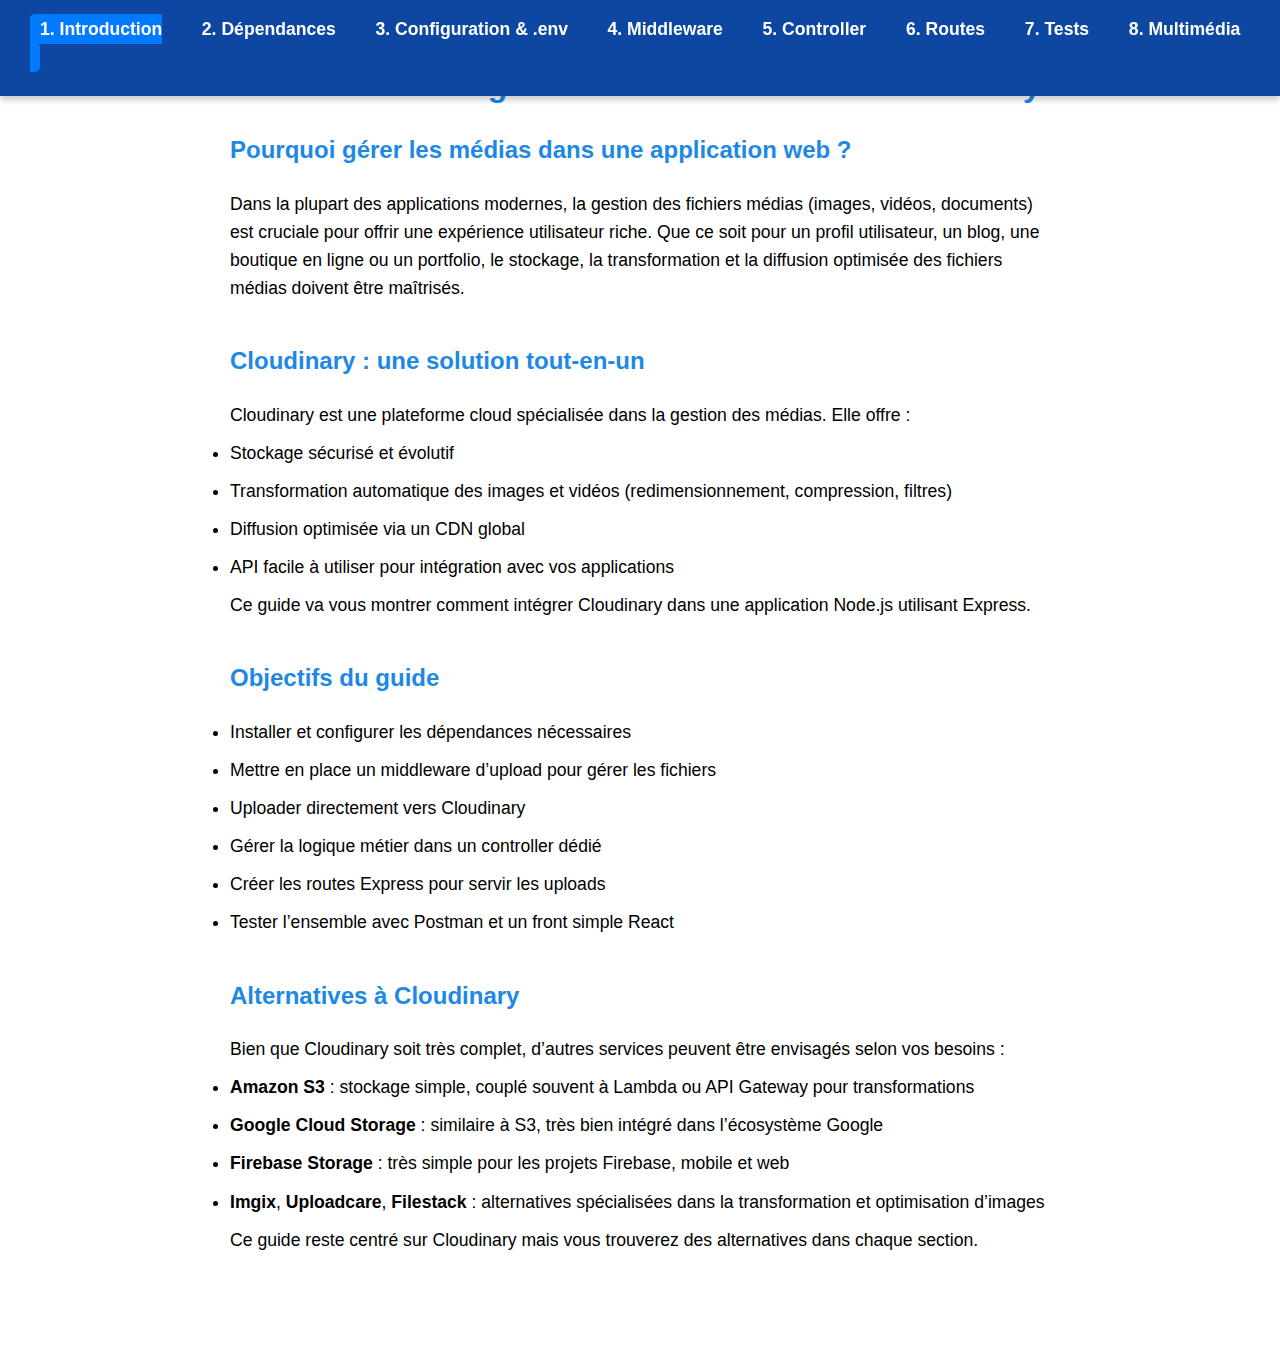
<file: index.html>
<!DOCTYPE html>
<html lang="fr">
<head>
  <meta charset="UTF-8" />
  <title>1. Introduction - Gestion des médias avec Cloudinary</title>
  <link rel="stylesheet" href="style.css" />
 
</head>
<body>
  <nav class="navbar">
    <ul>
      <li><a href="index.html" class="active">1. Introduction</a></li>
      <li><a href="02-dependances.html">2. Dépendances</a></li>
      <li><a href="03-config-env.html">3. Configuration & .env</a></li>
      <li><a href="04-middleware.html">4. Middleware</a></li>
      <li><a href="05-controller.html">5. Controller</a></li>
      <li><a href="06-routes.html">6. Routes</a></li>
      <li><a href="07-tests.html">7. Tests</a></li>
      <li><a href="08-multimedia.html">8. Multimédia</a></li>
    </ul>
  </nav>

  <main>
    <h1>Introduction à la gestion des médias avec Cloudinary</h1>

    <section>
      <h2>Pourquoi gérer les médias dans une application web ?</h2>
      <p>
        Dans la plupart des applications modernes, la gestion des fichiers médias (images, vidéos, documents) est cruciale pour offrir une expérience utilisateur riche. Que ce soit pour un profil utilisateur, un blog, une boutique en ligne ou un portfolio, le stockage, la transformation et la diffusion optimisée des fichiers médias doivent être maîtrisés.
      </p>
    </section>

    <section>
      <h2>Cloudinary : une solution tout-en-un</h2>
      <p>
        Cloudinary est une plateforme cloud spécialisée dans la gestion des médias. Elle offre :
      </p>
      <ul>
        <li>Stockage sécurisé et évolutif</li>
        <li>Transformation automatique des images et vidéos (redimensionnement, compression, filtres)</li>
        <li>Diffusion optimisée via un CDN global</li>
        <li>API facile à utiliser pour intégration avec vos applications</li>
      </ul>
      <p>
        Ce guide va vous montrer comment intégrer Cloudinary dans une application Node.js utilisant Express.
      </p>
    </section>

    <section>
      <h2>Objectifs du guide</h2>
      <ul>
        <li>Installer et configurer les dépendances nécessaires</li>
        <li>Mettre en place un middleware d’upload pour gérer les fichiers</li>
        <li>Uploader directement vers Cloudinary</li>
        <li>Gérer la logique métier dans un controller dédié</li>
        <li>Créer les routes Express pour servir les uploads</li>
        <li>Tester l’ensemble avec Postman et un front simple React</li>
      </ul>
    </section>

    <section>
      <h2>Alternatives à Cloudinary</h2>
      <p>
        Bien que Cloudinary soit très complet, d’autres services peuvent être envisagés selon vos besoins :
      </p>
      <ul>
        <li><strong>Amazon S3</strong> : stockage simple, couplé souvent à Lambda ou API Gateway pour transformations</li>
        <li><strong>Google Cloud Storage</strong> : similaire à S3, très bien intégré dans l’écosystème Google</li>
        <li><strong>Firebase Storage</strong> : très simple pour les projets Firebase, mobile et web</li>
        <li><strong>Imgix</strong>, <strong>Uploadcare</strong>, <strong>Filestack</strong> : alternatives spécialisées dans la transformation et optimisation d’images</li>
      </ul>
      <p>
        Ce guide reste centré sur Cloudinary mais vous trouverez des alternatives dans chaque section.
      </p>
    </section>
  </main>
</body>
</html>
</file>
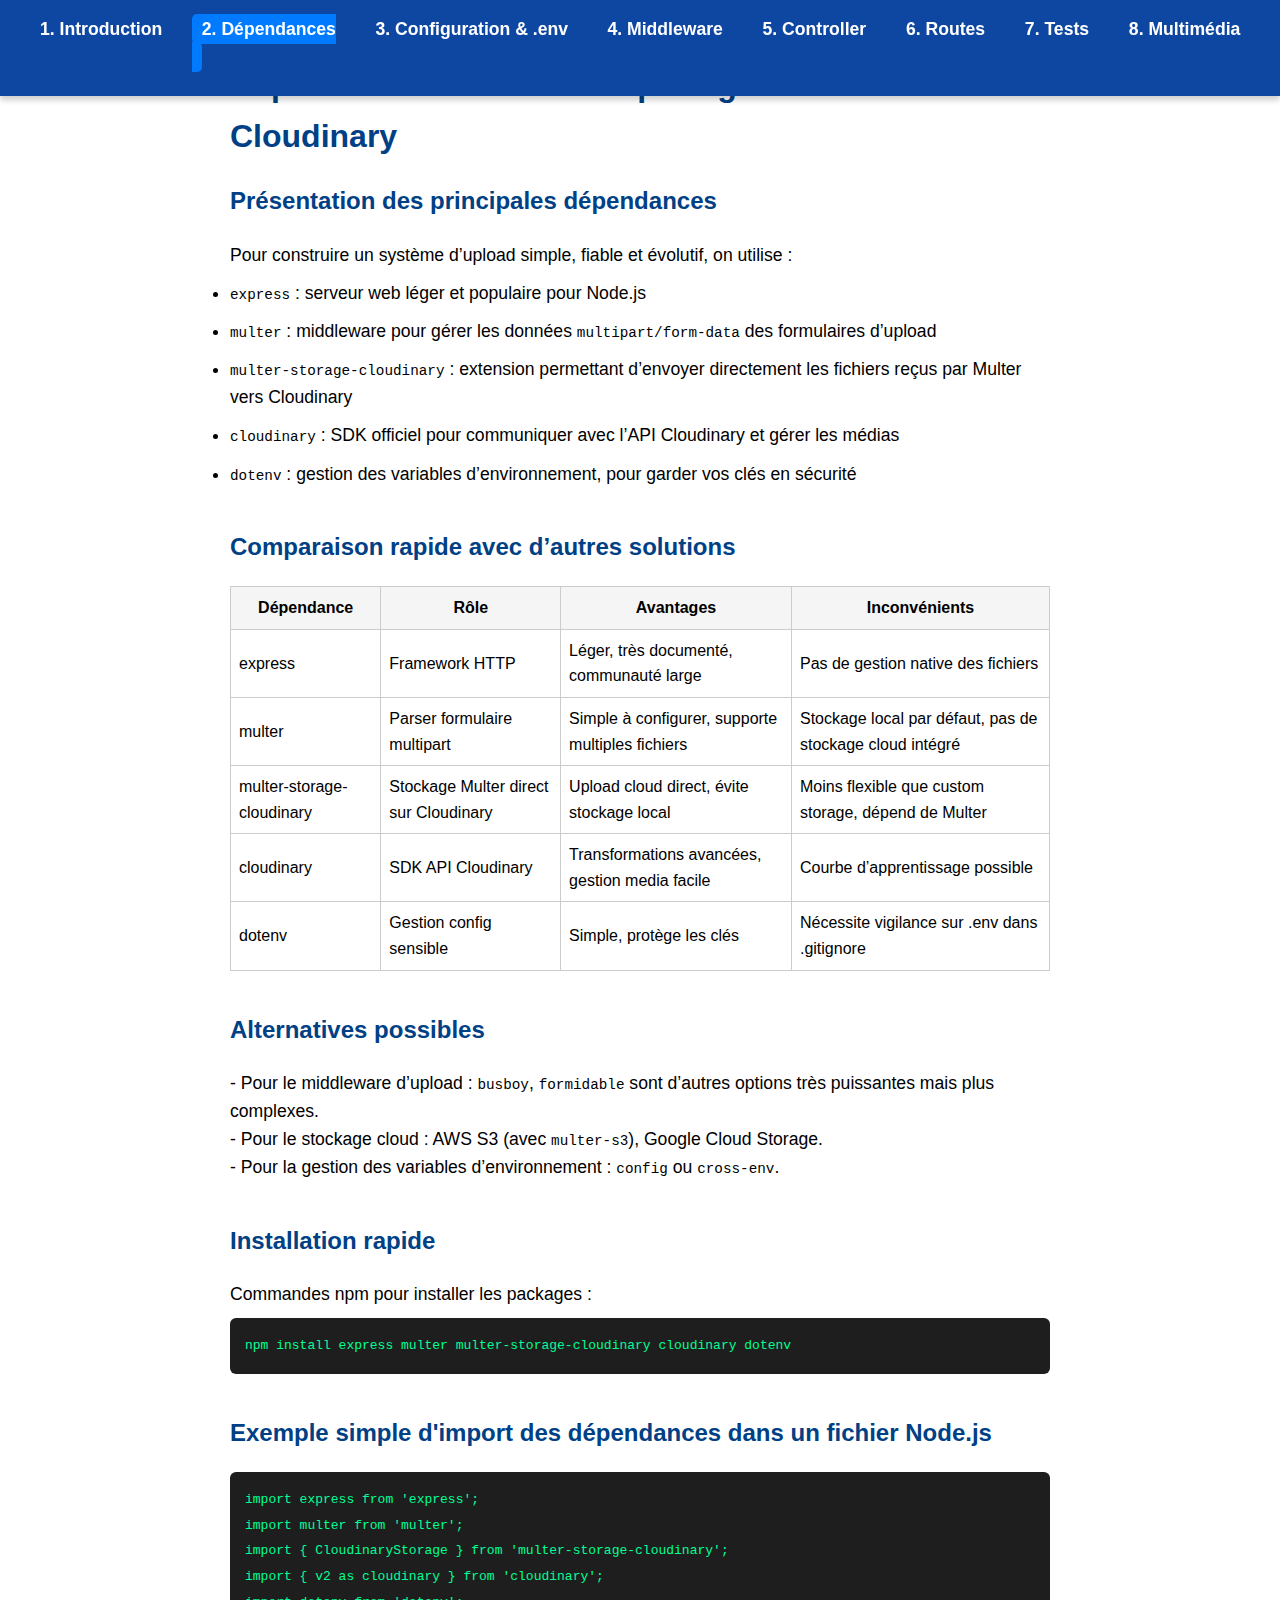
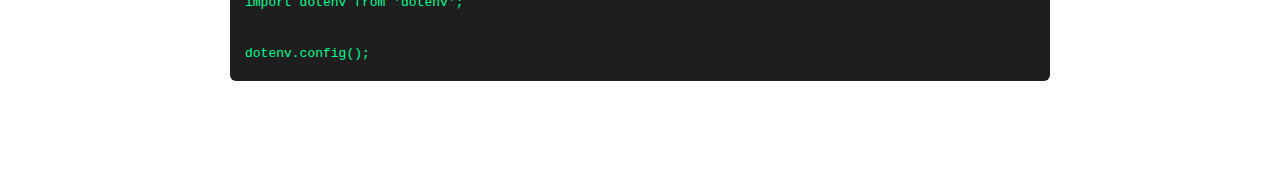
<file: 02-dependances.html>
<!DOCTYPE html>
<html lang="fr">
<head>
  <meta charset="UTF-8" />
  <title>2. Dépendances - Gestion des médias avec Cloudinary</title>
  <link rel="stylesheet" href="style.css" />
  <style>
    body { font-family: Arial, sans-serif; max-width: 900px; margin: auto; padding: 20px; line-height: 1.6; }
    nav ul { list-style: none; padding: 0; display: flex; gap: 10px; }
    nav ul li { display: inline; }
    nav ul li a { text-decoration: none; color: #333; padding: 5px 10px; border-radius: 5px; }
    nav ul li a.active, nav ul li a:hover { background-color: #007BFF; color: white; }
    h1, h2 { color: #004085; }
    section { margin-bottom: 40px; }
    table { width: 100%; border-collapse: collapse; margin-top: 20px; }
    th, td { border: 1px solid #ccc; padding: 8px; }
    th { background-color: #f5f5f5; }
  </style>
</head>
<body>
  <nav class="navbar">
    <ul>
      <li><a href="01-introduction.html">1. Introduction</a></li>
      <li><a href="02-dependances.html" class="active">2. Dépendances</a></li>
      <li><a href="03-config-env.html">3. Configuration & .env</a></li>
      <li><a href="04-middleware.html">4. Middleware</a></li>
      <li><a href="05-controller.html">5. Controller</a></li>
      <li><a href="06-routes.html">6. Routes</a></li>
      <li><a href="07-tests.html">7. Tests</a></li>
      <li><a href="08-multimedia.html">8. Multimédia</a></li>
    </ul>
  </nav>

  <main>
    <h1>Dépendances essentielles pour gérer les médias avec Cloudinary</h1>

    <section>
      <h2>Présentation des principales dépendances</h2>
      <p>Pour construire un système d’upload simple, fiable et évolutif, on utilise :</p>
      <ul>
        <li><code>express</code> : serveur web léger et populaire pour Node.js</li>
        <li><code>multer</code> : middleware pour gérer les données <code>multipart/form-data</code> des formulaires d’upload</li>
        <li><code>multer-storage-cloudinary</code> : extension permettant d’envoyer directement les fichiers reçus par Multer vers Cloudinary</li>
        <li><code>cloudinary</code> : SDK officiel pour communiquer avec l’API Cloudinary et gérer les médias</li>
        <li><code>dotenv</code> : gestion des variables d’environnement, pour garder vos clés en sécurité</li>
      </ul>
    </section>

    <section>
      <h2>Comparaison rapide avec d’autres solutions</h2>
      <table>
        <thead>
          <tr>
            <th>Dépendance</th>
            <th>Rôle</th>
            <th>Avantages</th>
            <th>Inconvénients</th>
          </tr>
        </thead>
        <tbody>
          <tr>
            <td>express</td>
            <td>Framework HTTP</td>
            <td>Léger, très documenté, communauté large</td>
            <td>Pas de gestion native des fichiers</td>
          </tr>
          <tr>
            <td>multer</td>
            <td>Parser formulaire multipart</td>
            <td>Simple à configurer, supporte multiples fichiers</td>
            <td>Stockage local par défaut, pas de stockage cloud intégré</td>
          </tr>
          <tr>
            <td>multer-storage-cloudinary</td>
            <td>Stockage Multer direct sur Cloudinary</td>
            <td>Upload cloud direct, évite stockage local</td>
            <td>Moins flexible que custom storage, dépend de Multer</td>
          </tr>
          <tr>
            <td>cloudinary</td>
            <td>SDK API Cloudinary</td>
            <td>Transformations avancées, gestion media facile</td>
            <td>Courbe d’apprentissage possible</td>
          </tr>
          <tr>
            <td>dotenv</td>
            <td>Gestion config sensible</td>
            <td>Simple, protège les clés</td>
            <td>Nécessite vigilance sur .env dans .gitignore</td>
          </tr>
        </tbody>
      </table>
    </section>

    <section>
      <h2>Alternatives possibles</h2>
      <p>
        - Pour le middleware d’upload : <code>busboy</code>, <code>formidable</code> sont d’autres options très puissantes mais plus complexes.<br />
        - Pour le stockage cloud : AWS S3 (avec <code>multer-s3</code>), Google Cloud Storage.<br />
        - Pour la gestion des variables d’environnement : <code>config</code> ou <code>cross-env</code>.
      </p>
    </section>

    <section>
      <h2>Installation rapide</h2>
      <p>Commandes npm pour installer les packages :</p>
      <pre><code>npm install express multer multer-storage-cloudinary cloudinary dotenv</code></pre>
    </section>

    <section>
      <h2>Exemple simple d'import des dépendances dans un fichier Node.js</h2>
      <pre><code>import express from 'express';
import multer from 'multer';
import { CloudinaryStorage } from 'multer-storage-cloudinary';
import { v2 as cloudinary } from 'cloudinary';
import dotenv from 'dotenv';

dotenv.config();</code></pre>
    </section>
  </main>
</body>
</html>
</file>
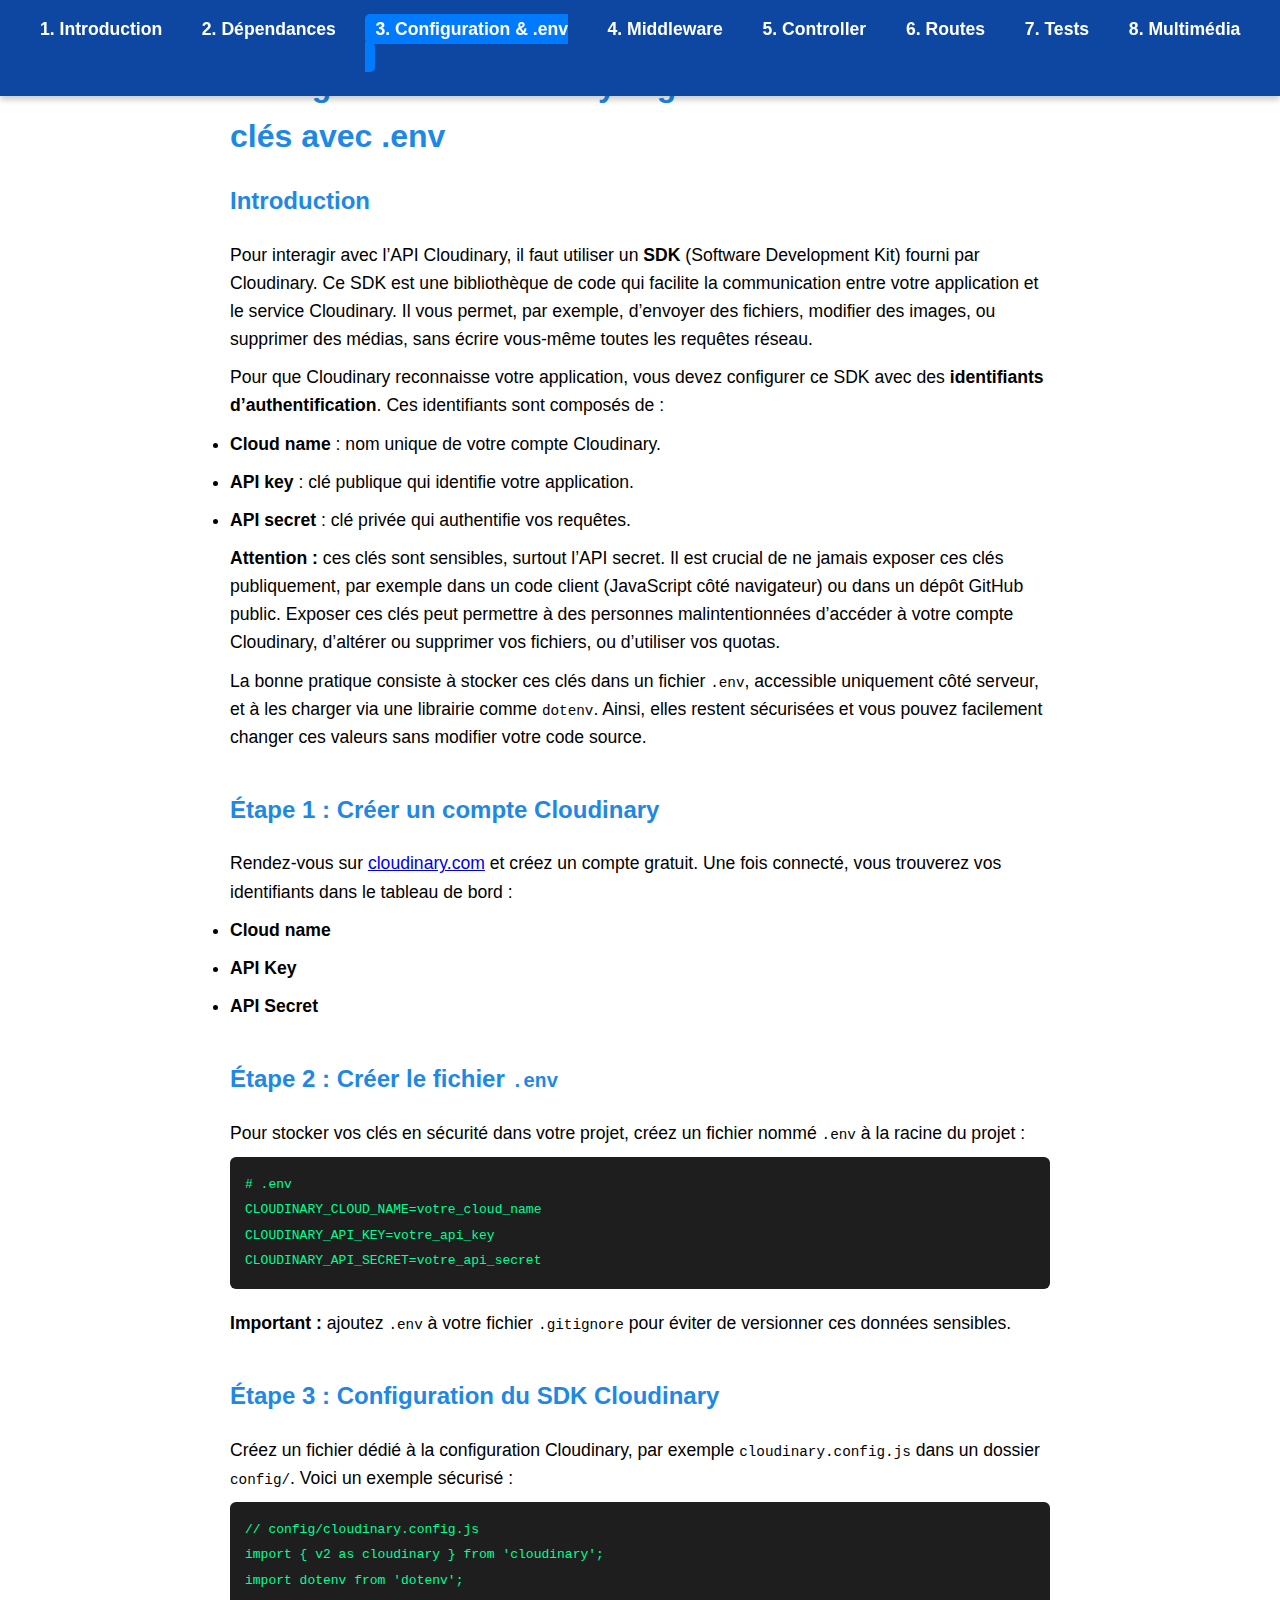
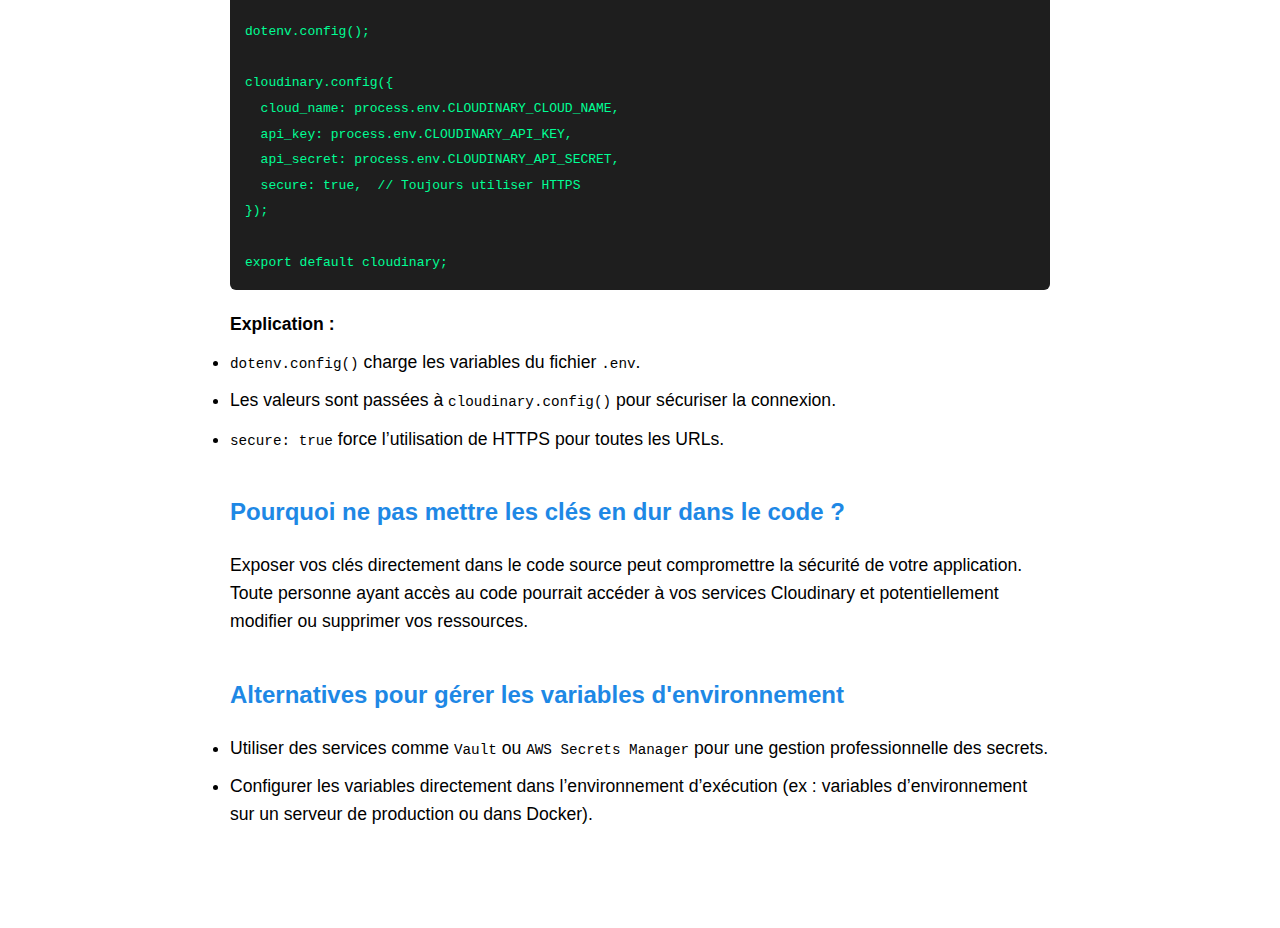
<file: 03-config-env.html>
<!DOCTYPE html>
<html lang="fr">
<head>
  <meta charset="UTF-8" />
  <title>3. Configuration & .env - Gestion des médias avec Cloudinary</title>
  <link rel="stylesheet" href="style.css" />
 
</head>
<body>
  <nav class="navbar">
    <ul>
      <li><a href="01-introduction.html">1. Introduction</a></li>
      <li><a href="02-dependances.html">2. Dépendances</a></li>
      <li><a href="03-config-env.html" class="active">3. Configuration & .env</a></li>
      <li><a href="04-middleware.html">4. Middleware</a></li>
      <li><a href="05-controller.html">5. Controller</a></li>
      <li><a href="06-routes.html">6. Routes</a></li>
      <li><a href="07-tests.html">7. Tests</a></li>
      <li><a href="08-multimedia.html">8. Multimédia</a></li>
    </ul>
  </nav>

  <main>
    <h1>Configuration Cloudinary & gestion sécurisée des clés avec .env</h1>

<section>
  <h2>Introduction</h2>
  <p>
    Pour interagir avec l’API Cloudinary, il faut utiliser un <strong>SDK</strong> (Software Development Kit) fourni par Cloudinary. 
    Ce SDK est une bibliothèque de code qui facilite la communication entre votre application et le service Cloudinary. 
    Il vous permet, par exemple, d’envoyer des fichiers, modifier des images, ou supprimer des médias, sans écrire vous-même toutes les requêtes réseau.
  </p>

  <p>
    Pour que Cloudinary reconnaisse votre application, vous devez configurer ce SDK avec des <strong>identifiants d’authentification</strong>. 
    Ces identifiants sont composés de :
  </p>
  <ul>
    <li><strong>Cloud name</strong> : nom unique de votre compte Cloudinary.</li>
    <li><strong>API key</strong> : clé publique qui identifie votre application.</li>
    <li><strong>API secret</strong> : clé privée qui authentifie vos requêtes.</li>
  </ul>

  <p>
    <strong>Attention :</strong> ces clés sont sensibles, surtout l’API secret. 
    Il est crucial de ne jamais exposer ces clés publiquement, par exemple dans un code client (JavaScript côté navigateur) ou dans un dépôt GitHub public. 
    Exposer ces clés peut permettre à des personnes malintentionnées d’accéder à votre compte Cloudinary, d’altérer ou supprimer vos fichiers, ou d’utiliser vos quotas.
  </p>

  <p>
    La bonne pratique consiste à stocker ces clés dans un fichier <code>.env</code>, accessible uniquement côté serveur, et à les charger via une librairie comme <code>dotenv</code>. 
    Ainsi, elles restent sécurisées et vous pouvez facilement changer ces valeurs sans modifier votre code source.
  </p>
</section>

    <section>
      <h2>Étape 1 : Créer un compte Cloudinary</h2>
      <p>Rendez-vous sur <a href="https://cloudinary.com/" target="_blank" rel="noopener noreferrer">cloudinary.com</a> et créez un compte gratuit. Une fois connecté, vous trouverez vos identifiants dans le tableau de bord :</p>
      <ul>
        <li><strong>Cloud name</strong></li>
        <li><strong>API Key</strong></li>
        <li><strong>API Secret</strong></li>
      </ul>
    </section>

    <section>
      <h2>Étape 2 : Créer le fichier <code>.env</code></h2>
      <p>Pour stocker vos clés en sécurité dans votre projet, créez un fichier nommé <code>.env</code> à la racine du projet :</p>
      <pre><code># .env
CLOUDINARY_CLOUD_NAME=votre_cloud_name
CLOUDINARY_API_KEY=votre_api_key
CLOUDINARY_API_SECRET=votre_api_secret
</code></pre>
      <p><strong>Important :</strong> ajoutez <code>.env</code> à votre fichier <code>.gitignore</code> pour éviter de versionner ces données sensibles.</p>
    </section>

    <section>
      <h2>Étape 3 : Configuration du SDK Cloudinary</h2>
      <p>Créez un fichier dédié à la configuration Cloudinary, par exemple <code>cloudinary.config.js</code> dans un dossier <code>config/</code>. Voici un exemple sécurisé :</p>
      <pre><code>// config/cloudinary.config.js
import { v2 as cloudinary } from 'cloudinary';
import dotenv from 'dotenv';

dotenv.config();

cloudinary.config({
  cloud_name: process.env.CLOUDINARY_CLOUD_NAME,
  api_key: process.env.CLOUDINARY_API_KEY,
  api_secret: process.env.CLOUDINARY_API_SECRET,
  secure: true,  // Toujours utiliser HTTPS
});

export default cloudinary;
</code></pre>
      <p><strong>Explication :</strong></p>
      <ul>
        <li><code>dotenv.config()</code> charge les variables du fichier <code>.env</code>.</li>
        <li>Les valeurs sont passées à <code>cloudinary.config()</code> pour sécuriser la connexion.</li>
        <li><code>secure: true</code> force l’utilisation de HTTPS pour toutes les URLs.</li>
      </ul>
    </section>

    <section>
      <h2>Pourquoi ne pas mettre les clés en dur dans le code ?</h2>
      <p>Exposer vos clés directement dans le code source peut compromettre la sécurité de votre application. Toute personne ayant accès au code pourrait accéder à vos services Cloudinary et potentiellement modifier ou supprimer vos ressources.</p>
    </section>

    <section>
      <h2>Alternatives pour gérer les variables d'environnement</h2>
      <ul>
        <li>Utiliser des services comme <code>Vault</code> ou <code>AWS Secrets Manager</code> pour une gestion professionnelle des secrets.</li>
        <li>Configurer les variables directement dans l’environnement d’exécution (ex : variables d’environnement sur un serveur de production ou dans Docker).</li>
      </ul>
    </section>

  </main>
</body>
</html>
</file>
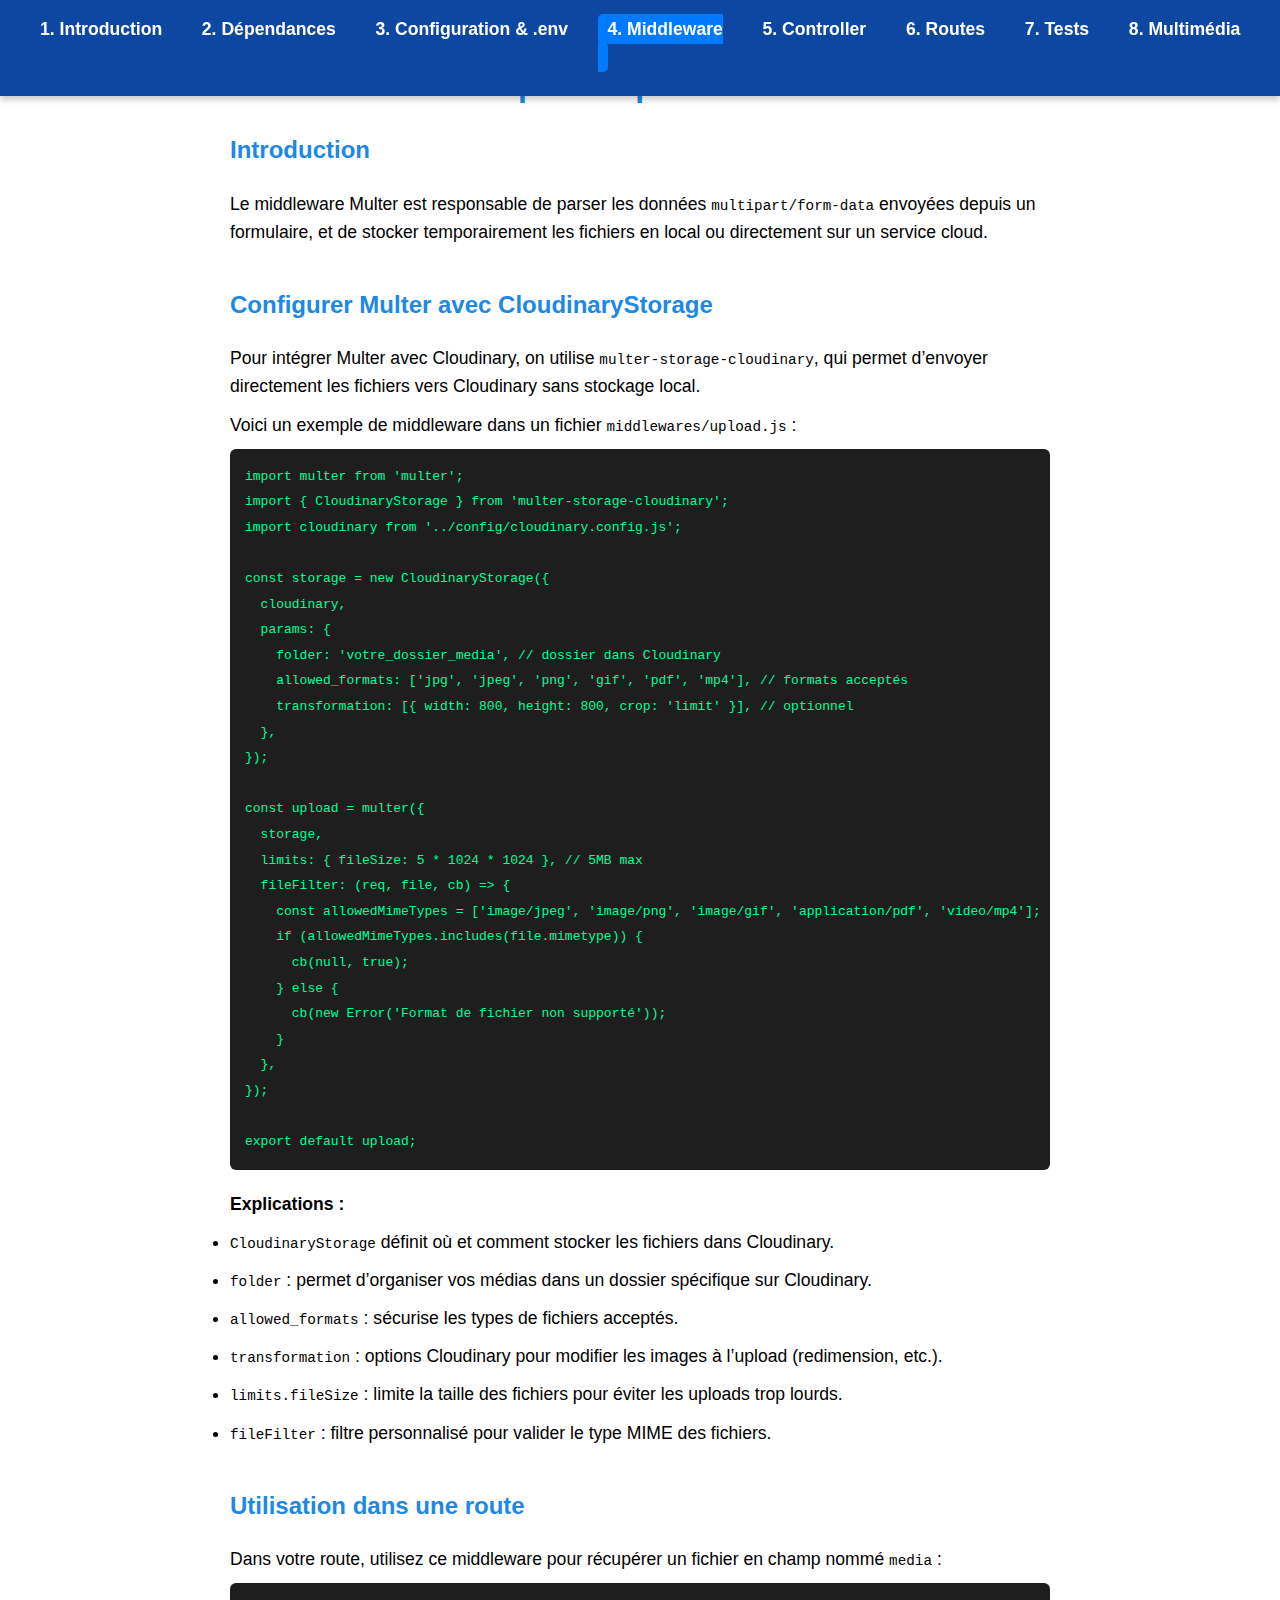
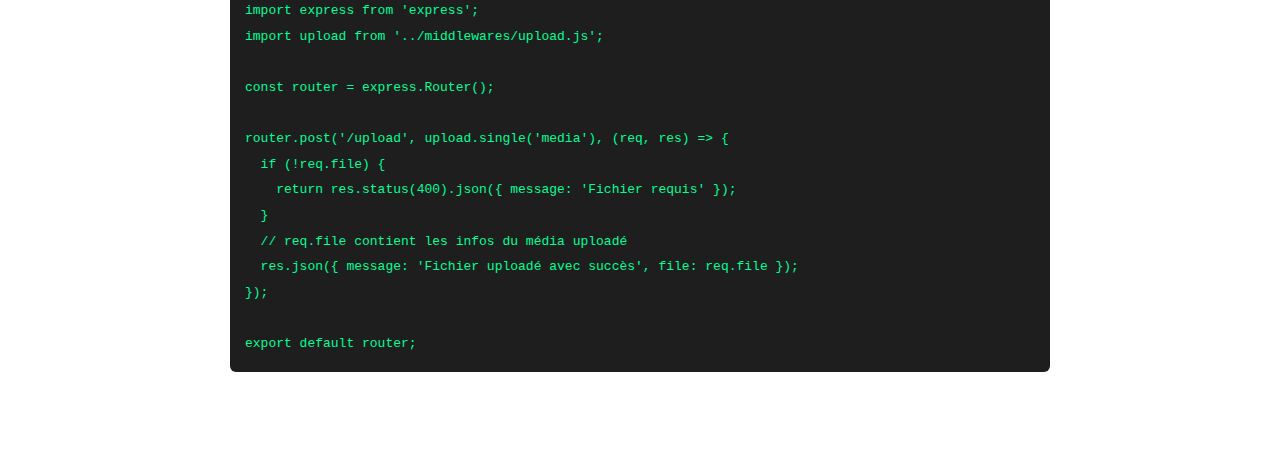
<file: 04-middleware.html>
<!DOCTYPE html>
<html lang="fr">
<head>
  <meta charset="UTF-8" />
  <title>4. Middleware - Gestion des médias avec Cloudinary</title>
  <link rel="stylesheet" href="style.css" />
 
</head>
<body>
  <nav class="navbar">
    <ul>
      <li><a href="01-introduction.html">1. Introduction</a></li>
      <li><a href="02-dependances.html">2. Dépendances</a></li>
      <li><a href="03-config-env.html">3. Configuration & .env</a></li>
      <li><a href="04-middleware.html" class="active">4. Middleware</a></li>
      <li><a href="05-controller.html">5. Controller</a></li>
      <li><a href="06-routes.html">6. Routes</a></li>
      <li><a href="07-tests.html">7. Tests</a></li>
      <li><a href="08-multimedia.html">8. Multimédia</a></li>
    </ul>
  </nav>

  <main>
    <h1>Middleware Multer pour l’upload des médias</h1>

    <section>
      <h2>Introduction</h2>
      <p>Le middleware Multer est responsable de parser les données <code>multipart/form-data</code> envoyées depuis un formulaire, et de stocker temporairement les fichiers en local ou directement sur un service cloud.</p>
    </section>

    <section>
      <h2>Configurer Multer avec CloudinaryStorage</h2>
      <p>Pour intégrer Multer avec Cloudinary, on utilise <code>multer-storage-cloudinary</code>, qui permet d’envoyer directement les fichiers vers Cloudinary sans stockage local.</p>
      <p>Voici un exemple de middleware dans un fichier <code>middlewares/upload.js</code> :</p>
      <pre><code>import multer from 'multer';
import { CloudinaryStorage } from 'multer-storage-cloudinary';
import cloudinary from '../config/cloudinary.config.js';

const storage = new CloudinaryStorage({
  cloudinary,
  params: {
    folder: 'votre_dossier_media', // dossier dans Cloudinary
    allowed_formats: ['jpg', 'jpeg', 'png', 'gif', 'pdf', 'mp4'], // formats acceptés
    transformation: [{ width: 800, height: 800, crop: 'limit' }], // optionnel
  },
});

const upload = multer({
  storage,
  limits: { fileSize: 5 * 1024 * 1024 }, // 5MB max
  fileFilter: (req, file, cb) => {
    const allowedMimeTypes = ['image/jpeg', 'image/png', 'image/gif', 'application/pdf', 'video/mp4'];
    if (allowedMimeTypes.includes(file.mimetype)) {
      cb(null, true);
    } else {
      cb(new Error('Format de fichier non supporté'));
    }
  },
});

export default upload;
</code></pre>
      <p><strong>Explications :</strong></p>
      <ul>
        <li><code>CloudinaryStorage</code> définit où et comment stocker les fichiers dans Cloudinary.</li>
        <li><code>folder</code> : permet d’organiser vos médias dans un dossier spécifique sur Cloudinary.</li>
        <li><code>allowed_formats</code> : sécurise les types de fichiers acceptés.</li>
        <li><code>transformation</code> : options Cloudinary pour modifier les images à l’upload (redimension, etc.).</li>
        <li><code>limits.fileSize</code> : limite la taille des fichiers pour éviter les uploads trop lourds.</li>
        <li><code>fileFilter</code> : filtre personnalisé pour valider le type MIME des fichiers.</li>
      </ul>
    </section>

    <section>
      <h2>Utilisation dans une route</h2>
      <p>Dans votre route, utilisez ce middleware pour récupérer un fichier en champ nommé <code>media</code> :</p>
      <pre><code>import express from 'express';
import upload from '../middlewares/upload.js';

const router = express.Router();

router.post('/upload', upload.single('media'), (req, res) => {
  if (!req.file) {
    return res.status(400).json({ message: 'Fichier requis' });
  }
  // req.file contient les infos du média uploadé
  res.json({ message: 'Fichier uploadé avec succès', file: req.file });
});

export default router;
</code></pre>
    </section>

  </main>
</body>
</html>
</file>
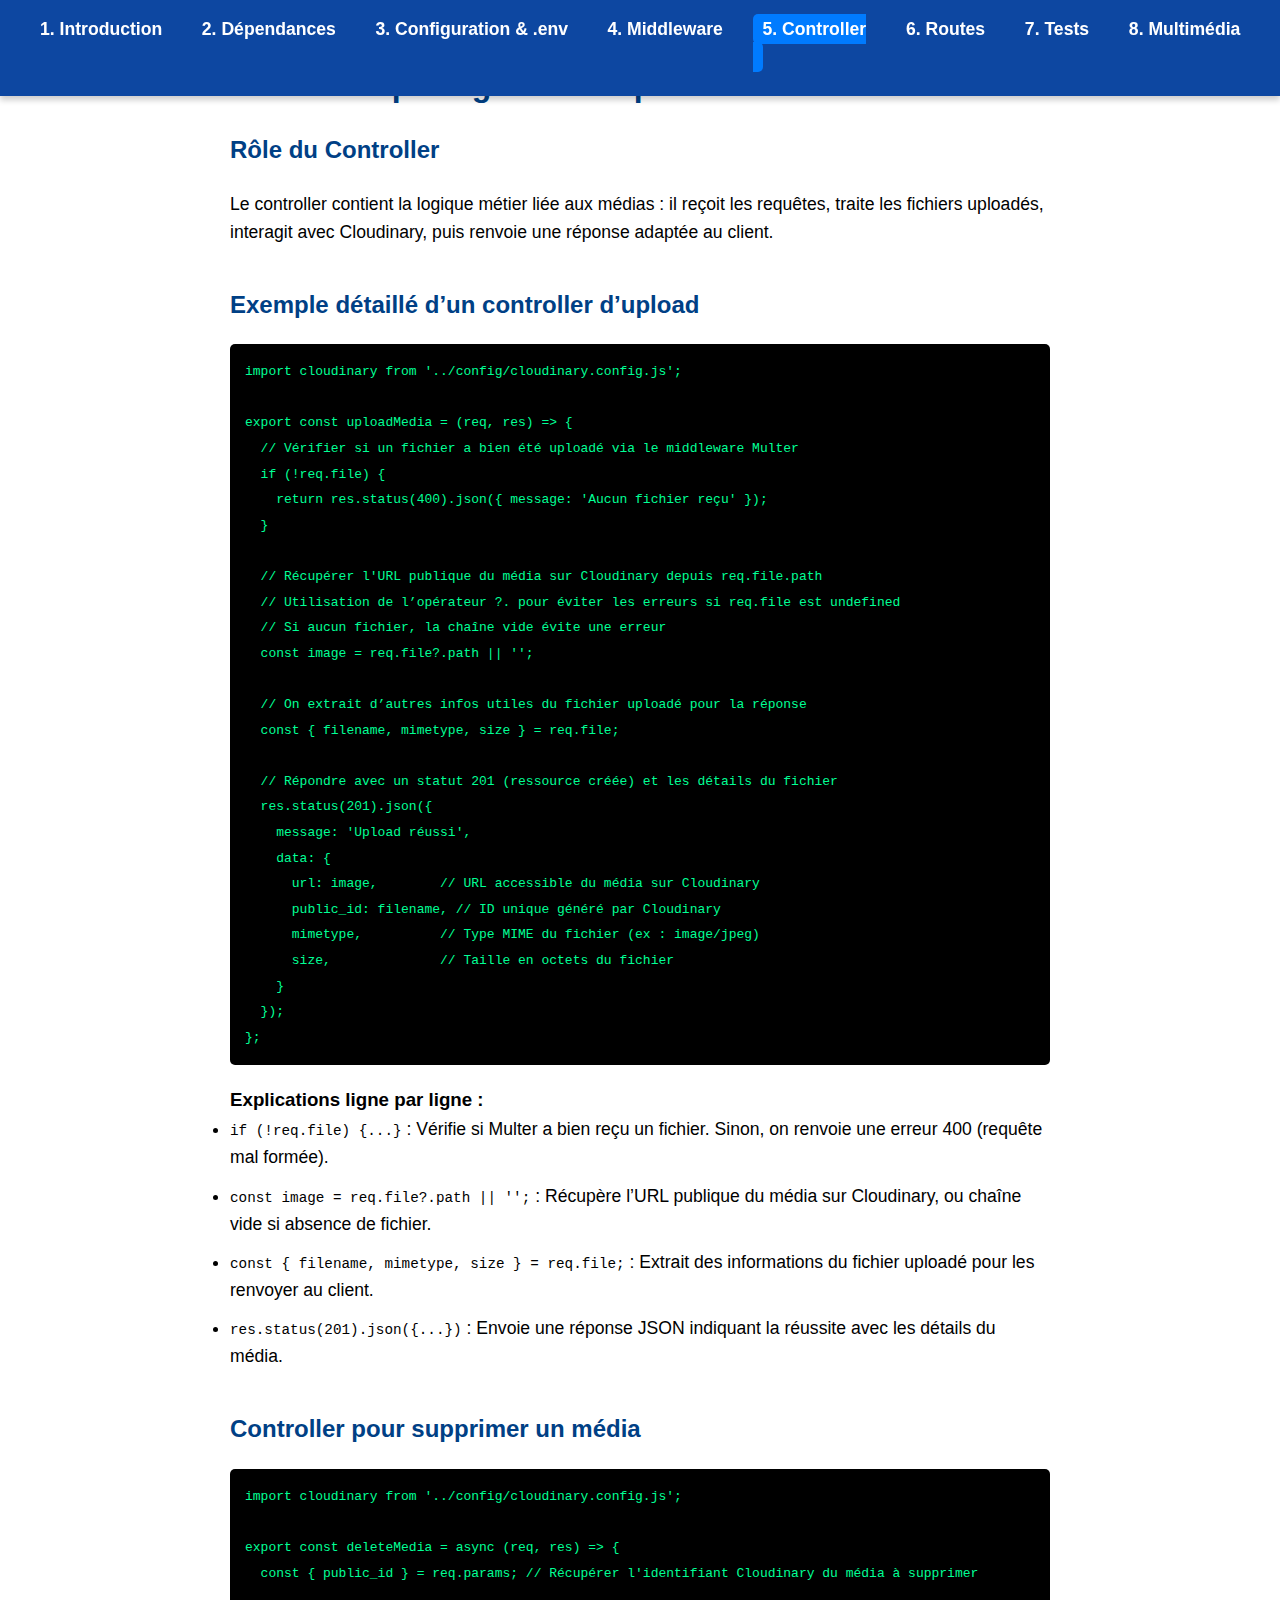
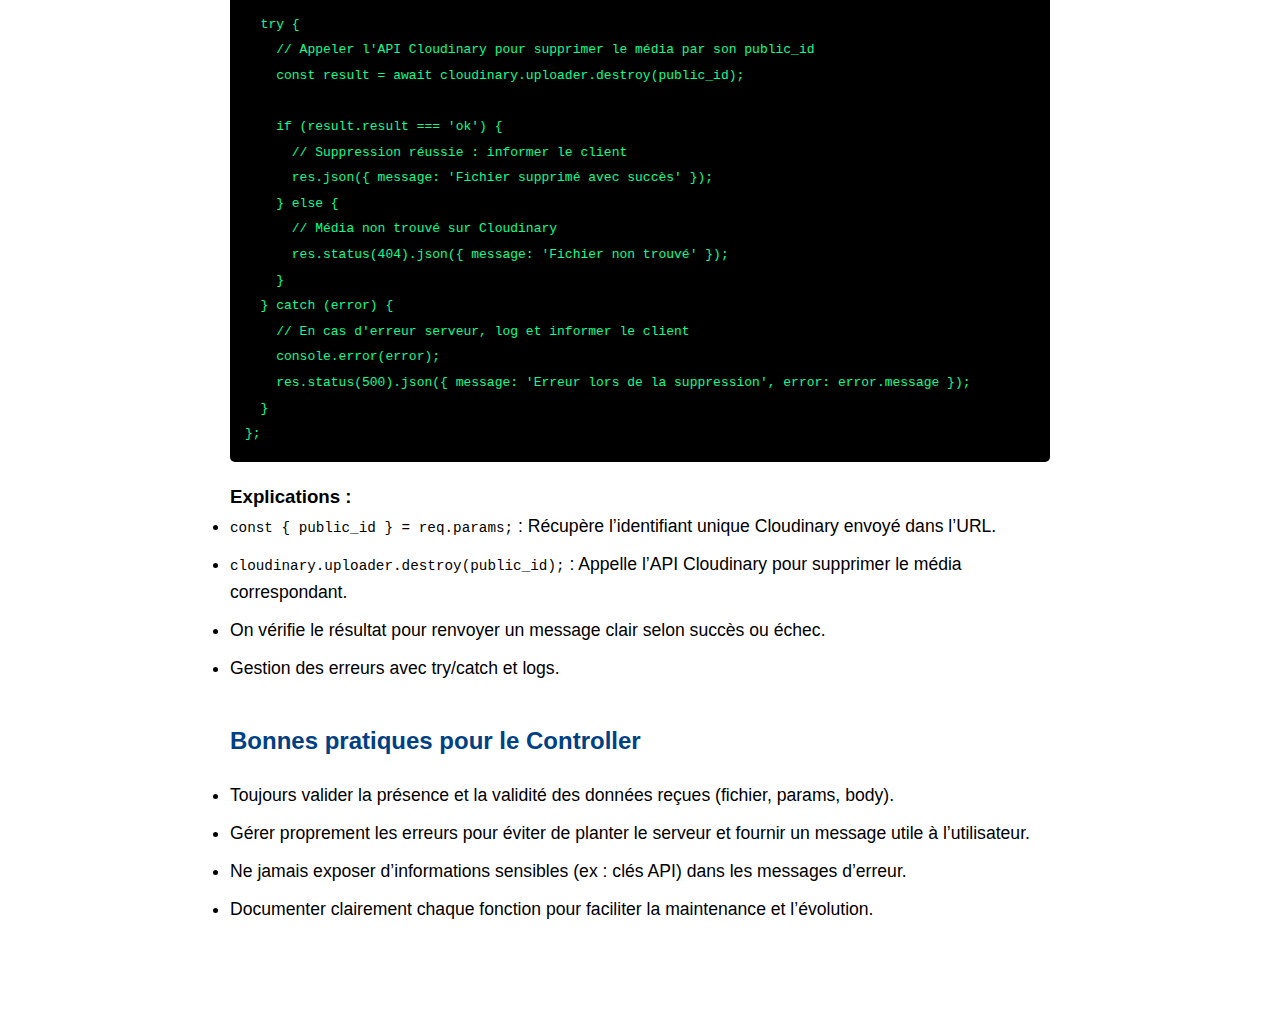
<file: 05-controller.html>
<!DOCTYPE html>
<html lang="fr">
<head>
  <meta charset="UTF-8" />
  <title>5. Controller - Gestion des médias avec Cloudinary</title>
  <link rel="stylesheet" href="style.css" />
  <style>
    body { font-family: Arial, sans-serif; max-width: 900px; margin: auto; padding: 20px; line-height: 1.6; }
    nav ul { list-style: none; padding: 0; display: flex; gap: 10px; }
    nav ul li { display: inline; }
    nav ul li a { text-decoration: none; color: #333; padding: 5px 10px; border-radius: 5px; }
    nav ul li a.active, nav ul li a:hover { background-color: #007BFF; color: white; }
    h1, h2 { color: #004085; }
    section { margin-bottom: 40px; }
    pre { background: #000000; padding: 15px; border-radius: 5px; overflow-x: auto; }
  </style>
</head>
<body>
  <nav class="navbar">
    <ul>
      <li><a href="01-introduction.html">1. Introduction</a></li>
      <li><a href="02-dependances.html">2. Dépendances</a></li>
      <li><a href="03-config-env.html">3. Configuration & .env</a></li>
      <li><a href="04-middleware.html">4. Middleware</a></li>
      <li><a href="05-controller.html" class="active">5. Controller</a></li>
      <li><a href="06-routes.html">6. Routes</a></li>
      <li><a href="07-tests.html">7. Tests</a></li>
      <li><a href="08-multimedia.html">8. Multimédia</a></li>
    </ul>
  </nav>

  <main>
    <h1>Controller pour gérer les opérations sur les médias</h1>

    <section>
      <h2>Rôle du Controller</h2>
      <p>
        Le controller contient la logique métier liée aux médias : il reçoit les requêtes, traite les fichiers uploadés, interagit avec Cloudinary, puis renvoie une réponse adaptée au client.
      </p>
    </section>

    <section>
      <h2>Exemple détaillé d’un controller d’upload</h2>
      <pre><code>import cloudinary from '../config/cloudinary.config.js';

export const uploadMedia = (req, res) => {
  // Vérifier si un fichier a bien été uploadé via le middleware Multer
  if (!req.file) {
    return res.status(400).json({ message: 'Aucun fichier reçu' });
  }

  // Récupérer l'URL publique du média sur Cloudinary depuis req.file.path
  // Utilisation de l’opérateur ?. pour éviter les erreurs si req.file est undefined
  // Si aucun fichier, la chaîne vide évite une erreur
  const image = req.file?.path || '';

  // On extrait d’autres infos utiles du fichier uploadé pour la réponse
  const { filename, mimetype, size } = req.file;

  // Répondre avec un statut 201 (ressource créée) et les détails du fichier
  res.status(201).json({
    message: 'Upload réussi',
    data: {
      url: image,        // URL accessible du média sur Cloudinary
      public_id: filename, // ID unique généré par Cloudinary
      mimetype,          // Type MIME du fichier (ex : image/jpeg)
      size,              // Taille en octets du fichier
    }
  });
};
</code></pre>

      <h3>Explications ligne par ligne :</h3>
      <ul>
        <li><code>if (!req.file) {...}</code> : Vérifie si Multer a bien reçu un fichier. Sinon, on renvoie une erreur 400 (requête mal formée).</li>
        <li><code>const image = req.file?.path || '';</code> : Récupère l’URL publique du média sur Cloudinary, ou chaîne vide si absence de fichier.</li>
        <li><code>const { filename, mimetype, size } = req.file;</code> : Extrait des informations du fichier uploadé pour les renvoyer au client.</li>
        <li><code>res.status(201).json({...})</code> : Envoie une réponse JSON indiquant la réussite avec les détails du média.</li>
      </ul>
    </section>

    <section>
      <h2>Controller pour supprimer un média</h2>
      <pre><code>import cloudinary from '../config/cloudinary.config.js';

export const deleteMedia = async (req, res) => {
  const { public_id } = req.params; // Récupérer l'identifiant Cloudinary du média à supprimer

  try {
    // Appeler l'API Cloudinary pour supprimer le média par son public_id
    const result = await cloudinary.uploader.destroy(public_id);

    if (result.result === 'ok') {
      // Suppression réussie : informer le client
      res.json({ message: 'Fichier supprimé avec succès' });
    } else {
      // Média non trouvé sur Cloudinary
      res.status(404).json({ message: 'Fichier non trouvé' });
    }
  } catch (error) {
    // En cas d'erreur serveur, log et informer le client
    console.error(error);
    res.status(500).json({ message: 'Erreur lors de la suppression', error: error.message });
  }
};
</code></pre>

      <h3>Explications :</h3>
      <ul>
        <li><code>const { public_id } = req.params;</code> : Récupère l’identifiant unique Cloudinary envoyé dans l’URL.</li>
        <li><code>cloudinary.uploader.destroy(public_id);</code> : Appelle l’API Cloudinary pour supprimer le média correspondant.</li>
        <li>On vérifie le résultat pour renvoyer un message clair selon succès ou échec.</li>
        <li>Gestion des erreurs avec try/catch et logs.</li>
      </ul>
    </section>

    <section>
      <h2>Bonnes pratiques pour le Controller</h2>
      <ul>
        <li>Toujours valider la présence et la validité des données reçues (fichier, params, body).</li>
        <li>Gérer proprement les erreurs pour éviter de planter le serveur et fournir un message utile à l’utilisateur.</li>
        <li>Ne jamais exposer d’informations sensibles (ex : clés API) dans les messages d’erreur.</li>
        <li>Documenter clairement chaque fonction pour faciliter la maintenance et l’évolution.</li>
      </ul>
    </section>
  </main>
</body>
</html>
</file>
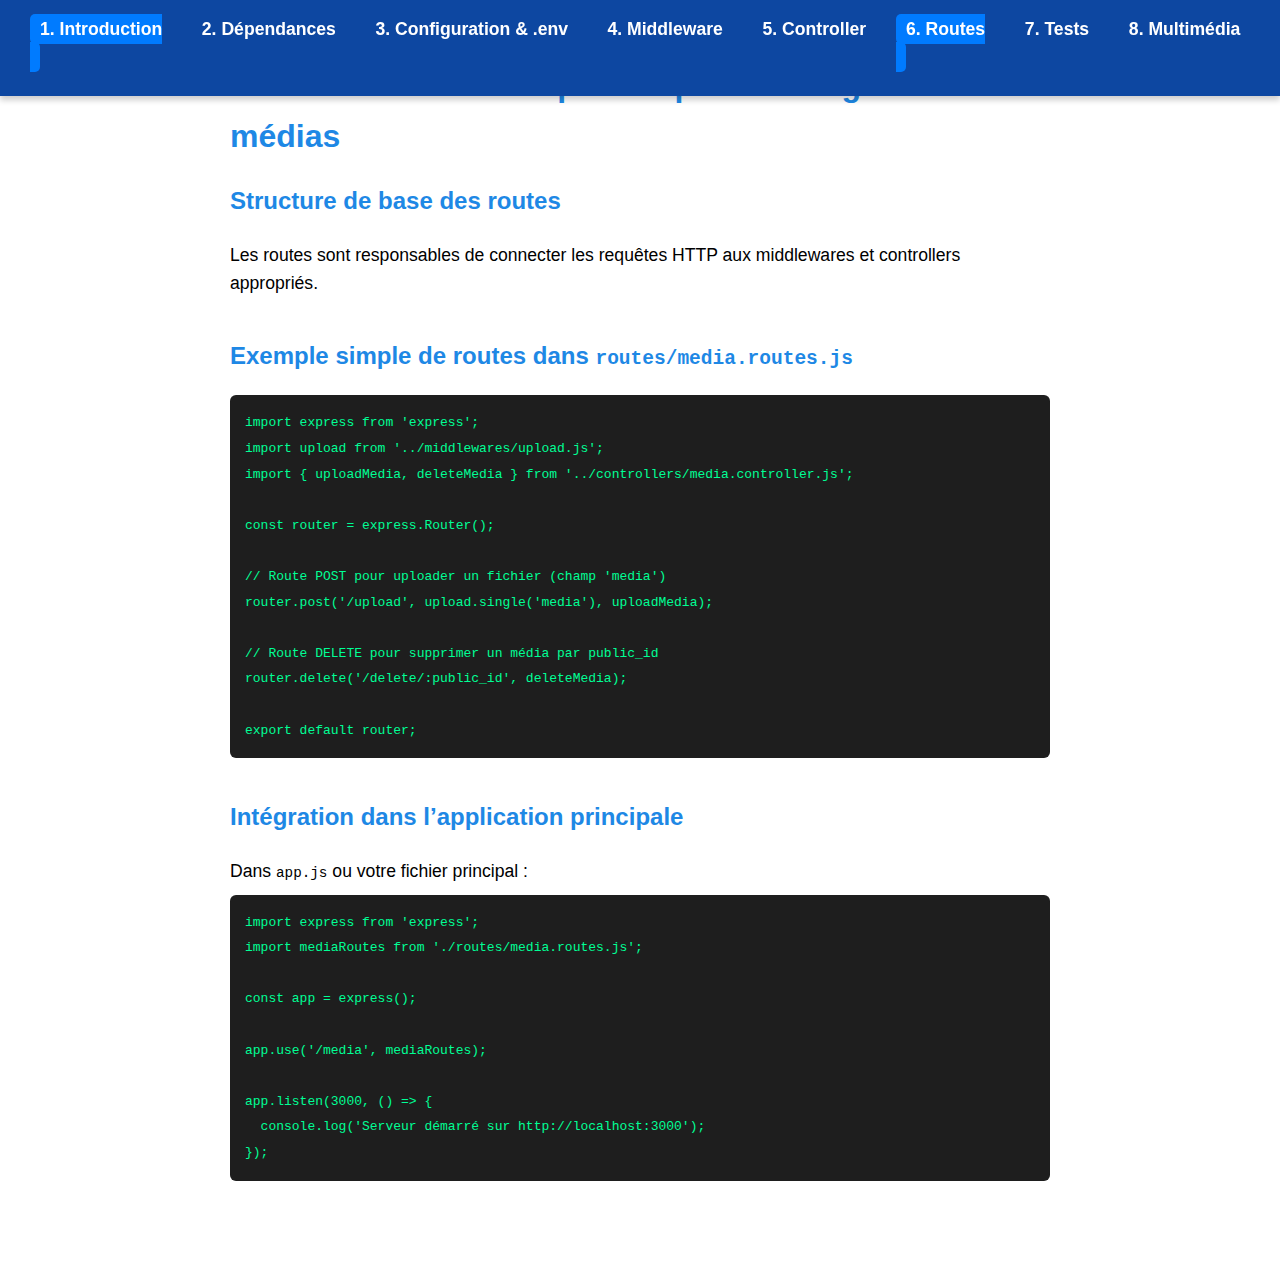
<file: 06-routes.html>
<!DOCTYPE html>
<html lang="fr">
<head>
  <meta charset="UTF-8" />
  <title>6. Routes - Gestion des médias avec Cloudinary</title>
  <link rel="stylesheet" href="style.css" />
 
</head>
<body>
  <nav class="navbar">
    <ul>
     <li><a href="index.html" class="active">1. Introduction</a></li>
      <li><a href="02-dependances.html">2. Dépendances</a></li>
      <li><a href="03-config-env.html">3. Configuration & .env</a></li>
      <li><a href="04-middleware.html">4. Middleware</a></li>
      <li><a href="05-controller.html">5. Controller</a></li>
      <li><a href="06-routes.html" class="active">6. Routes</a></li>
      <li><a href="07-tests.html">7. Tests</a></li>
      <li><a href="08-multimedia.html">8. Multimédia</a></li>
    </ul>
  </nav>

  <main>
    <h1>Définition des routes pour l’upload et la gestion des médias</h1>

    <section>
      <h2>Structure de base des routes</h2>
      <p>Les routes sont responsables de connecter les requêtes HTTP aux middlewares et controllers appropriés.</p>
    </section>

    <section>
      <h2>Exemple simple de routes dans <code>routes/media.routes.js</code></h2>
      <pre><code>import express from 'express';
import upload from '../middlewares/upload.js';
import { uploadMedia, deleteMedia } from '../controllers/media.controller.js';

const router = express.Router();

// Route POST pour uploader un fichier (champ 'media')
router.post('/upload', upload.single('media'), uploadMedia);

// Route DELETE pour supprimer un média par public_id
router.delete('/delete/:public_id', deleteMedia);

export default router;
</code></pre>
    </section>

    <section>
      <h2>Intégration dans l’application principale</h2>
      <p>Dans <code>app.js</code> ou votre fichier principal :</p>
      <pre><code>import express from 'express';
import mediaRoutes from './routes/media.routes.js';

const app = express();

app.use('/media', mediaRoutes);

app.listen(3000, () => {
  console.log('Serveur démarré sur http://localhost:3000');
});
</code></pre>
    </section>

  </main>
</body>
</html>
</file>
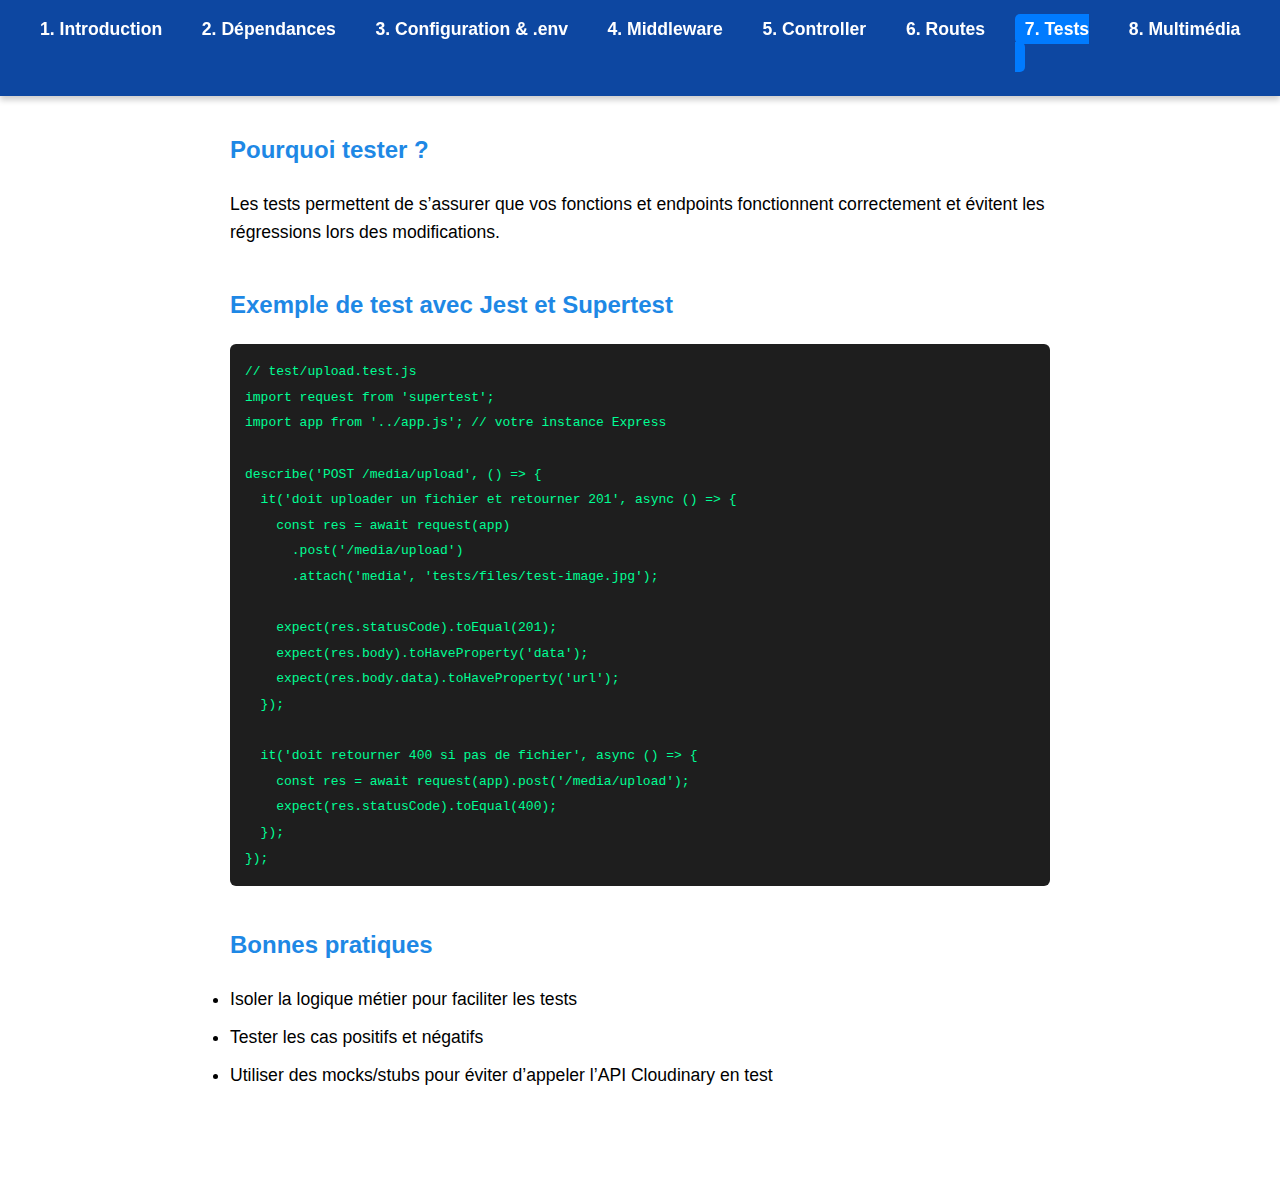
<file: 07-tests.html>
<!DOCTYPE html>
<html lang="fr">
<head>
  <meta charset="UTF-8" />
  <title>7. Tests - Gestion des médias avec Cloudinary</title>
  <link rel="stylesheet" href="style.css" />
 
</head>
<body>
  <nav class="navbar">
    <ul>
      <li><a href="01-introduction.html">1. Introduction</a></li>
      <li><a href="02-dependances.html">2. Dépendances</a></li>
      <li><a href="03-config-env.html">3. Configuration & .env</a></li>
      <li><a href="04-middleware.html">4. Middleware</a></li>
      <li><a href="05-controller.html">5. Controller</a></li>
      <li><a href="06-routes.html">6. Routes</a></li>
      <li><a href="07-tests.html" class="active">7. Tests</a></li>
      <li><a href="08-multimedia.html">8. Multimédia</a></li>
    </ul>
  </nav>

  <main>
    <h1>Tests unitaires et fonctionnels</h1>

    <section>
      <h2>Pourquoi tester ?</h2>
      <p>Les tests permettent de s’assurer que vos fonctions et endpoints fonctionnent correctement et évitent les régressions lors des modifications.</p>
    </section>

    <section>
      <h2>Exemple de test avec Jest et Supertest</h2>
      <pre><code>// test/upload.test.js
import request from 'supertest';
import app from '../app.js'; // votre instance Express

describe('POST /media/upload', () => {
  it('doit uploader un fichier et retourner 201', async () => {
    const res = await request(app)
      .post('/media/upload')
      .attach('media', 'tests/files/test-image.jpg');

    expect(res.statusCode).toEqual(201);
    expect(res.body).toHaveProperty('data');
    expect(res.body.data).toHaveProperty('url');
  });

  it('doit retourner 400 si pas de fichier', async () => {
    const res = await request(app).post('/media/upload');
    expect(res.statusCode).toEqual(400);
  });
});
</code></pre>

    </section>

    <section>
      <h2>Bonnes pratiques</h2>
      <ul>
        <li>Isoler la logique métier pour faciliter les tests</li>
        <li>Tester les cas positifs et négatifs</li>
        <li>Utiliser des mocks/stubs pour éviter d’appeler l’API Cloudinary en test</li>
      </ul>
    </section>

  </main>
</body>
</html>
</file>
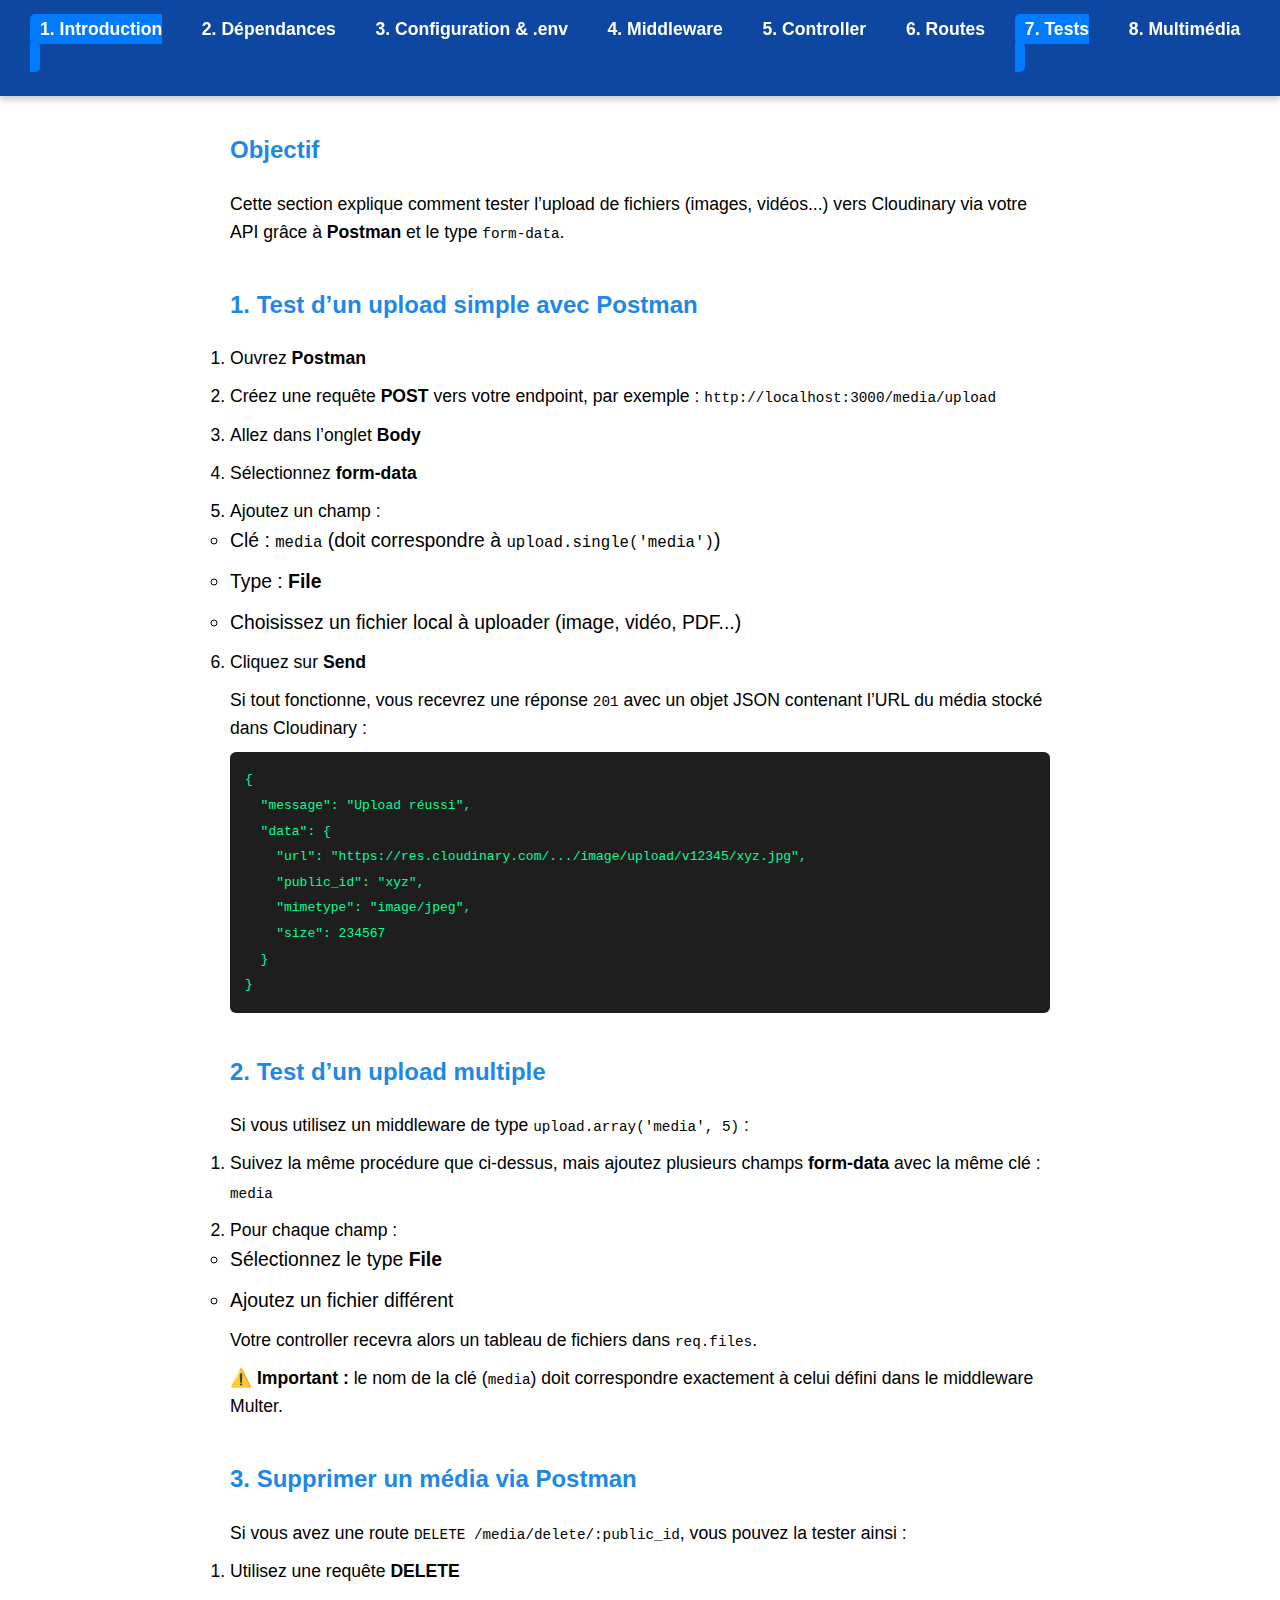
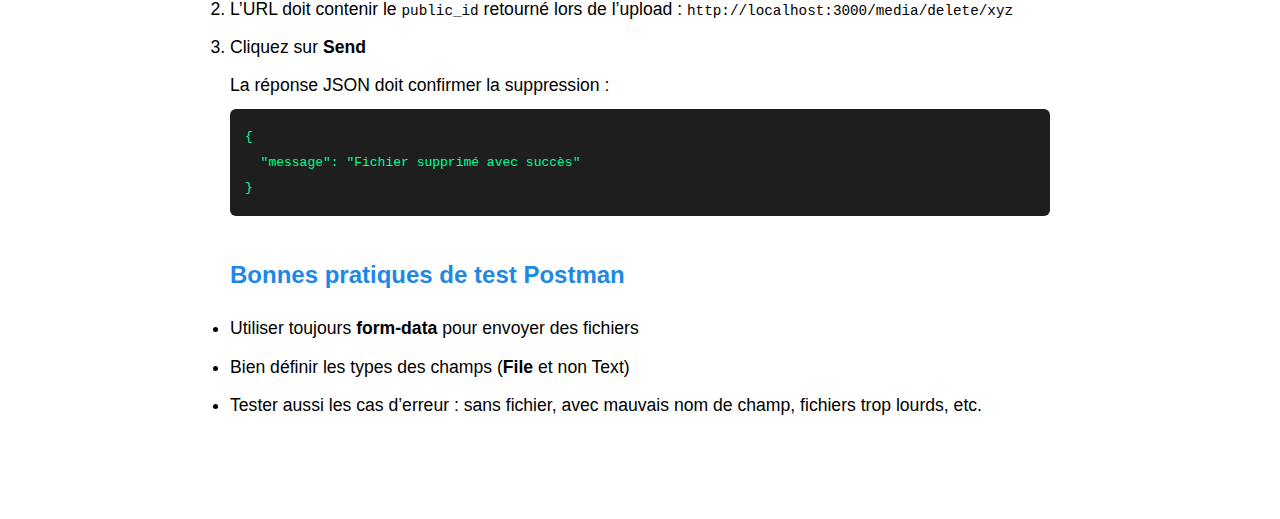
<file: 08-multimedia.html>
<!DOCTYPE html>
<html lang="fr">
<head>
  <meta charset="UTF-8" />
  <title>7. Tests - Envoi de fichiers avec Postman (Cloudinary)</title>
  <link rel="stylesheet" href="style.css" />
 
</head>
<body>
  <nav class="navbar">
    <ul>
     <li><a href="index.html" class="active">1. Introduction</a></li>
      <li><a href="02-dependances.html">2. Dépendances</a></li>
      <li><a href="03-config-env.html">3. Configuration & .env</a></li>
      <li><a href="04-middleware.html">4. Middleware</a></li>
      <li><a href="05-controller.html">5. Controller</a></li>
      <li><a href="06-routes.html">6. Routes</a></li>
      <li><a href="07-tests.html" class="active">7. Tests</a></li>
      <li><a href="08-multimedia.html">8. Multimédia</a></li>
    </ul>
  </nav>

  <main>
    <h1>Tests manuels avec Postman</h1>

    <section>
      <h2>Objectif</h2>
      <p>Cette section explique comment tester l’upload de fichiers (images, vidéos...) vers Cloudinary via votre API grâce à <strong>Postman</strong> et le type <code>form-data</code>.</p>
    </section>

    <section>
      <h2>1. Test d’un upload simple avec Postman</h2>
      <ol>
        <li>Ouvrez <strong>Postman</strong></li>
        <li>Créez une requête <strong>POST</strong> vers votre endpoint, par exemple :
          <code>http://localhost:3000/media/upload</code>
        </li>
        <li>Allez dans l’onglet <strong>Body</strong></li>
        <li>Sélectionnez <strong>form-data</strong></li>
        <li>Ajoutez un champ :
          <ul>
            <li>Clé : <code>media</code> (doit correspondre à <code>upload.single('media')</code>)</li>
            <li>Type : <strong>File</strong></li>
            <li>Choisissez un fichier local à uploader (image, vidéo, PDF...)</li>
          </ul>
        </li>
        <li>Cliquez sur <strong>Send</strong></li>
      </ol>

      <p>Si tout fonctionne, vous recevrez une réponse <code>201</code> avec un objet JSON contenant l’URL du média stocké dans Cloudinary :</p>

      <pre><code>{
  "message": "Upload réussi",
  "data": {
    "url": "https://res.cloudinary.com/.../image/upload/v12345/xyz.jpg",
    "public_id": "xyz",
    "mimetype": "image/jpeg",
    "size": 234567
  }
}
</code></pre>
    </section>

    <section>
      <h2>2. Test d’un upload multiple</h2>
      <p>Si vous utilisez un middleware de type <code>upload.array('media', 5)</code> :</p>
      <ol>
        <li>Suivez la même procédure que ci-dessus, mais ajoutez plusieurs champs <strong>form-data</strong> avec la même clé : <code>media</code></li>
        <li>Pour chaque champ :
          <ul>
            <li>Sélectionnez le type <strong>File</strong></li>
            <li>Ajoutez un fichier différent</li>
          </ul>
        </li>
      </ol>

      <p>Votre controller recevra alors un tableau de fichiers dans <code>req.files</code>.</p>

      <p><strong>⚠️ Important :</strong> le nom de la clé (<code>media</code>) doit correspondre exactement à celui défini dans le middleware Multer.</p>
    </section>

    <section>
      <h2>3. Supprimer un média via Postman</h2>
      <p>Si vous avez une route <code>DELETE /media/delete/:public_id</code>, vous pouvez la tester ainsi :</p>
      <ol>
        <li>Utilisez une requête <strong>DELETE</strong></li>
        <li>L’URL doit contenir le <code>public_id</code> retourné lors de l’upload :
          <code>http://localhost:3000/media/delete/xyz</code>
        </li>
        <li>Cliquez sur <strong>Send</strong></li>
      </ol>
      <p>La réponse JSON doit confirmer la suppression :</p>
      <pre><code>{
  "message": "Fichier supprimé avec succès"
}</code></pre>
    </section>

    <section>
      <h2>Bonnes pratiques de test Postman</h2>
      <ul>
        <li>Utiliser toujours <strong>form-data</strong> pour envoyer des fichiers</li>
        <li>Bien définir les types des champs (<strong>File</strong> et non Text)</li>
        <li>Tester aussi les cas d’erreur : sans fichier, avec mauvais nom de champ, fichiers trop lourds, etc.</li>
      </ul>
    </section>

  </main>
</body>
</html>
</file>
<file: style.css>
:root {
    --primary-color: #1e88e5;
    --dark-color: #0d47a1;
    --background: #f9f9f9;
    --code-bg: #1e1e1e;
    --code-color: #00ff95;
  }

  * {
    margin: 0;
    padding: 0;
    box-sizing: border-box;
  }
    body { font-family: Arial, sans-serif; max-width: 900px; margin: auto; padding: 20px; line-height: 1.6; }
    nav ul { list-style: none; padding: 0; display: flex; gap: 10px; }
    nav ul li { display: inline; }
    nav ul li a { text-decoration: none; color: #333; padding: 5px 10px; border-radius: 5px; }
    nav ul li a.active, nav ul li a:hover { background-color: #007BFF; color: white; }
    h1, h2 { color: #004085; }
    section { margin-bottom: 40px; }
    pre { background: #000000; padding: 15px; border-radius: 5px; overflow-x: auto; }

  nav.navbar {
    background: var(--dark-color);
    position: fixed;
    top: 0;
    left: 0;
    width: 100%;
    z-index: 999;
    box-shadow: 0 4px 6px rgba(0,0,0,0.2);
    transition: all 0.3s ease-in-out;
  }

  nav.navbar ul {
    list-style: none;
    display: flex;
    padding: 15px 30px;
    gap: 20px;
    justify-content: center;
  }

  nav.navbar a {
    color: #fff;
    text-decoration: none;
    font-weight: bold;
    position: relative;
    transition: color 0.2s;
  }

  nav.navbar a::after {
    content: '';
    position: absolute;
    width: 0%;
    height: 2px;
    background: #00c4b3;
    bottom: -3px;
    left: 0;
    transition: width 0.3s ease-in-out;
  }

  nav.navbar a:hover::after {
    width: 100%;
  }

  main {
    max-width: 960px;
    margin: 0 auto;
    padding: 40px 20px;
    animation: fadeIn 0.8s ease-in-out;
  }

  h1, h2 {
    color: var(--primary-color);
    margin-bottom: 20px;
  }

  p, li {
    margin-bottom: 10px;
    font-size: 1.1em;
  }

  pre {
    background: var(--code-bg);
    color: var(--code-color);
    padding: 15px;
    border-radius: 6px;
    overflow-x: auto;
    font-family: 'Courier New', Courier, monospace;
    margin-bottom: 20px;
  }

  @keyframes fadeIn {
    0% {
      opacity: 0;
      transform: translateY(10px);
    }
    100% {
      opacity: 1;
      transform: translateY(0px);
    }
  }
</file>
